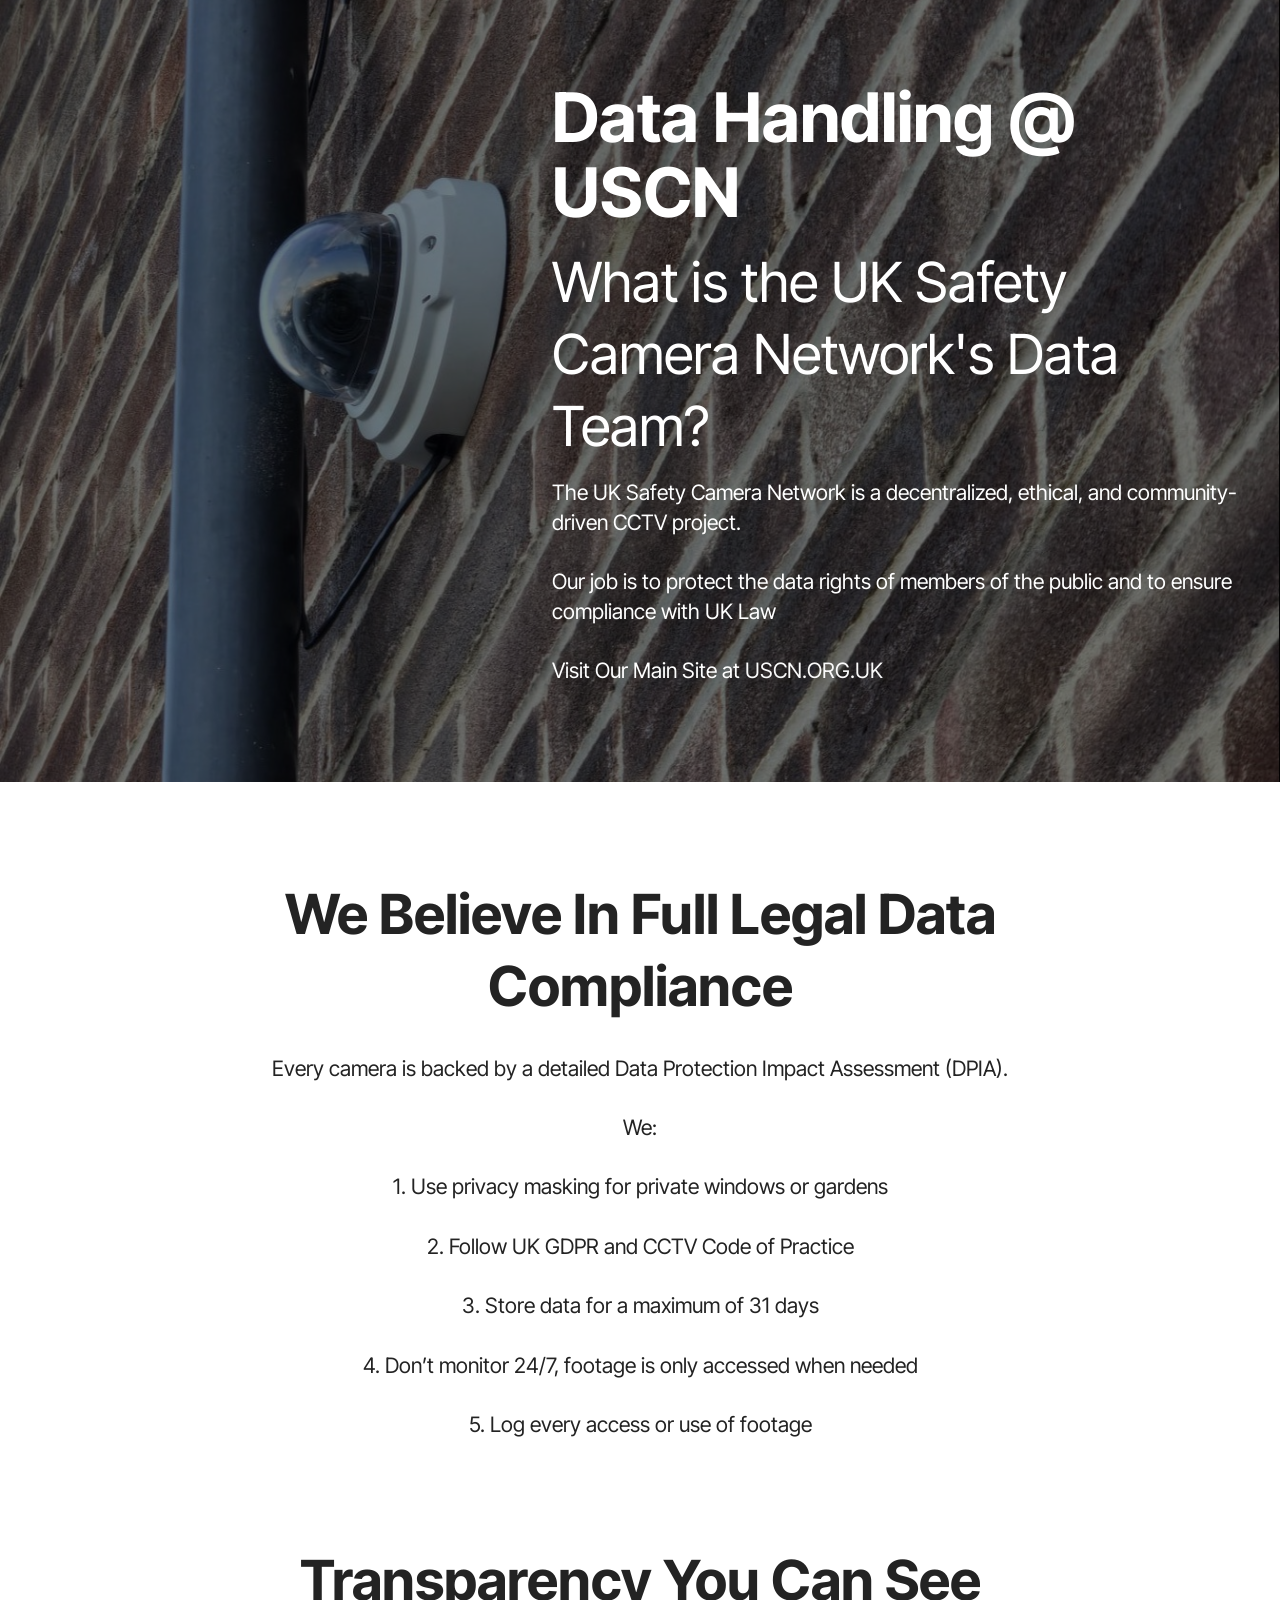
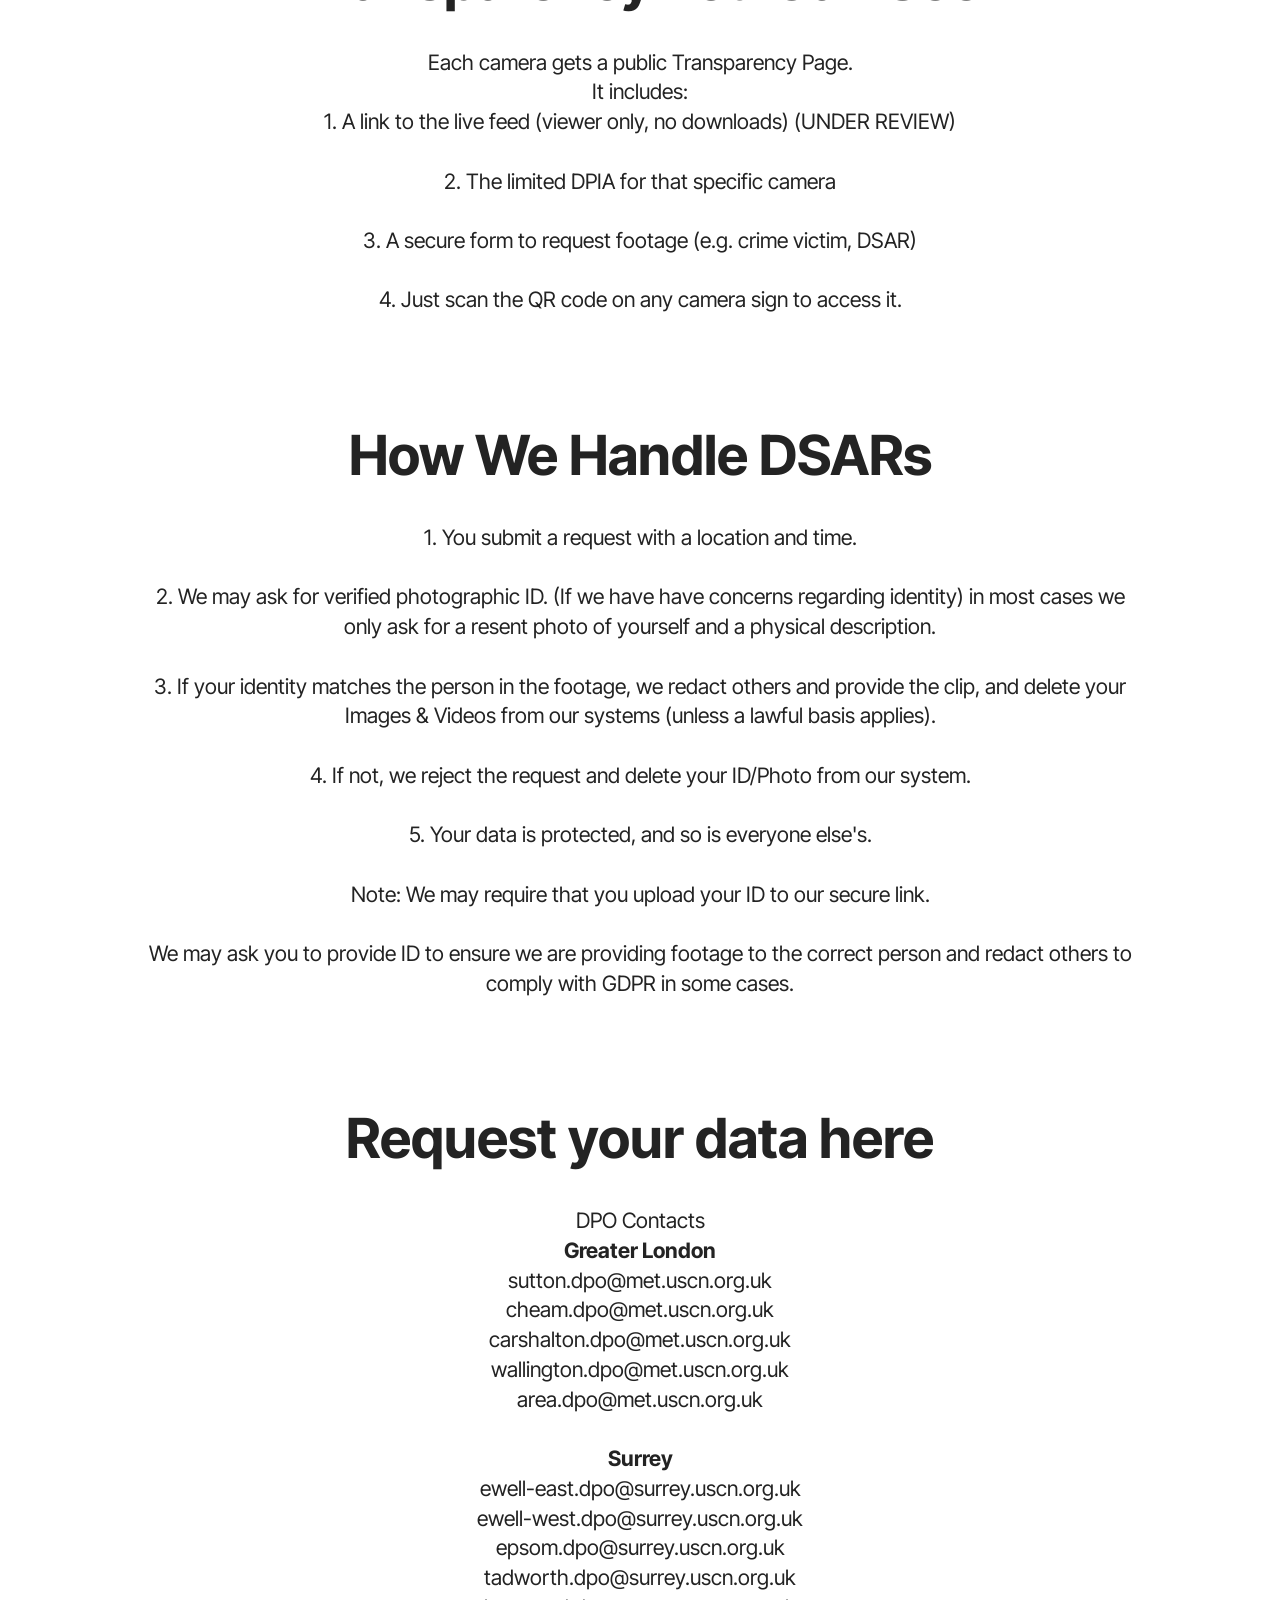
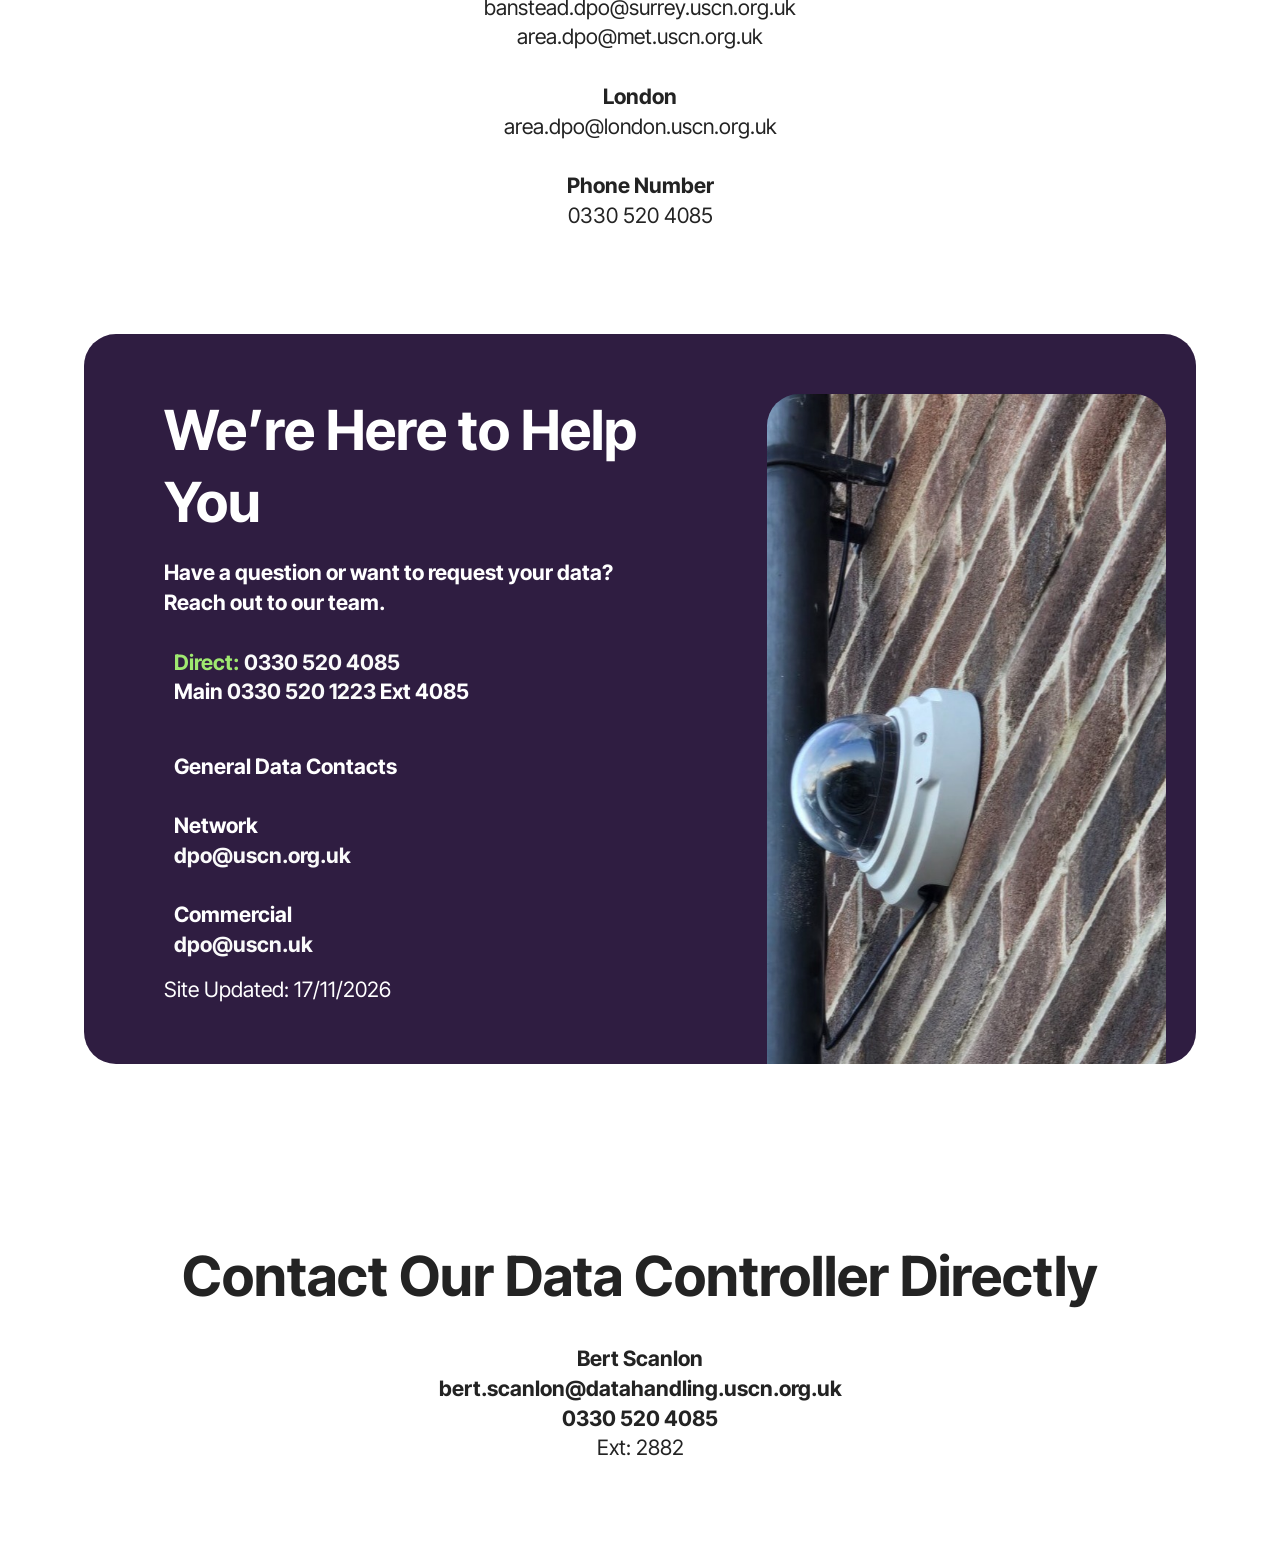
<file: index.html>
<!DOCTYPE html>
<html  >
<head>
  
  <meta charset="UTF-8">
  <meta http-equiv="X-UA-Compatible" content="IE=edge">
  
  <meta name="viewport" content="width=device-width, initial-scale=1, minimum-scale=1">
  <link rel="shortcut icon" href="assets/images/20261013-170105-2000x1500-128x143.png" type="image/x-icon">
  <meta name="description" content="">
  
  
  <title>Home</title>
  <link rel="stylesheet" href="assets/web/assets/mobirise-icons2/mobirise2.css">
  <link rel="stylesheet" href="assets/bootstrap/css/bootstrap.min.css">
  <link rel="stylesheet" href="assets/popup-overlay-plugin/style.css">
  <link rel="stylesheet" href="assets/theme/css/style.css">
  <link rel="preload" href="https://fonts.googleapis.com/css?family=Inter+Tight:100,200,300,400,500,600,700,800,900,100i,200i,300i,400i,500i,600i,700i,800i,900i&display=swap" as="style" onload="this.onload=null;this.rel='stylesheet'">
  <noscript><link rel="stylesheet" href="https://fonts.googleapis.com/css?family=Inter+Tight:100,200,300,400,500,600,700,800,900,100i,200i,300i,400i,500i,600i,700i,800i,900i&display=swap"></noscript>
  <link rel="preload" as="style" href="assets/mobirise/css/mbr-additional.css?v=R2tvYW"><link rel="stylesheet" href="assets/mobirise/css/mbr-additional.css?v=R2tvYW" type="text/css">

  
  
  
</head>
<body>
  
  <section data-bs-version="5.1" class="header5 cid-vyqYq5rILu" id="header5-0">

    

    
    <div class="mbr-overlay" style="opacity: 0.5; background-color: rgb(0, 0, 0);"></div>

    <div class="container">
        <div class="row justify-content-end">
            <div class="col-12 col-lg-7">
                <h4 class="mbr-section-title mbr-fonts-style mbr-white mb-3 display-1"><strong>Data Handling @ USCN</strong><div><div><strong></strong></div></div></h4>
                <h2 class="mbr-section-subtitle mbr-fonts-style mbr-white mb-3 display-2">What is the UK Safety Camera Network's Data Team?</h2>
                <p class="mbr-text mbr-fonts-style mbr-white display-7">The UK Safety Camera Network is a decentralized, ethical, and community-driven CCTV project.
<br>
<br>Our job is to protect the data rights of members of the public and to ensure compliance with UK Law
<br>
<br>Visit Our Main Site at <a href="https://uscn.org.uk" class="text-white">USCN.ORG.UK</a></p>
                
            </div>
        </div>
    </div>
</section>

<section data-bs-version="5.1" class="article11 cid-vyqZyBUYtU" id="article11-2">
    

    
    
    <div class="container">
        <div class="row justify-content-center">
            <div class="title col-md-12 col-lg-10">
                <h3 class="mbr-section-title mbr-fonts-style align-center mt-0 mb-0 display-2"><strong>We Believe In Full Legal Data Compliance</strong></h3>
                <h4 class="mbr-section-subtitle align-center mbr-fonts-style mt-4 display-7">Every camera is backed by a detailed Data Protection Impact Assessment (DPIA).<br><br>
<div>We:</div><br><div>
</div><div>1. Use privacy masking for private windows or gardens</div><br><div>
</div><div>2. Follow UK GDPR and CCTV Code of Practice</div><br><div>
</div><div>3. Store data for a maximum of 31 days</div><br><div>
</div><div>4. Don’t monitor 24/7, footage is only accessed when needed</div><br><div>
</div><div>5. Log every access or use of footage</div><div>
</div><div>
</div><div>
</div><div>
</div><div>
</div></h4>
                
            </div>
        </div>
    </div>
</section>

<section data-bs-version="5.1" class="article11 cid-vyqZSjh0p2" id="article11-3">
    

    
    
    <div class="container">
        <div class="row justify-content-center">
            <div class="title col-md-12 col-lg-10">
                <h3 class="mbr-section-title mbr-fonts-style align-center mt-0 mb-0 display-2"><strong>Transparency You Can See</strong></h3>
                <h4 class="mbr-section-subtitle align-center mbr-fonts-style mt-4 display-7">Each camera gets a public Transparency Page.
<div>
</div><div>
</div><div>
</div><div>
</div><div>
</div><div>It includes:
</div><div>1. A link to the live feed (viewer only, no downloads) (UNDER REVIEW)</div><div><br></div><div>2. The limited DPIA for that specific camera</div><div><br></div><div>
</div><div>3. A secure form to request footage (e.g. crime victim, DSAR)</div><br><div>
</div><div>4. Just scan the QR code on any camera sign to access it.</div><div>
</div><div>
</div><div>
</div><div>
</div></h4>
                
            </div>
        </div>
    </div>
</section>

<section data-bs-version="5.1" class="article11 cid-vyr0tJxSTa" id="article11-4">
    

    
    
    <div class="container">
        <div class="row justify-content-center">
            <div class="title col-md-12 col-lg-10">
                <h3 class="mbr-section-title mbr-fonts-style align-center mt-0 mb-0 display-2"><strong>How We Handle DSARs</strong></h3>
                <h4 class="mbr-section-subtitle align-center mbr-fonts-style mt-4 display-7">1. You submit a request with a location and time.
<div>
</div><div>
</div><div>
</div><div>
</div><div>
</div><div><br></div><div>2. We may ask for verified photographic ID. (If we have have concerns regarding identity) in most cases we only ask for a resent photo of yourself and a physical description.</div><br><div>
</div><div>3. If your identity matches the person in the footage, we redact others and provide the clip, and delete your Images &amp; Videos from our systems (unless a lawful basis applies).</div><br><div> 
</div><div>4. If not, we reject the request and delete your ID/Photo from our system.</div><br><div>
</div><div>5. Your data is protected, and so is everyone else's.</div><br><div>
</div><div>Note: We may require that you upload your ID to our secure link.</div><br><div>We may ask you to provide ID to ensure we are providing footage to the correct person and redact others to comply with GDPR in some cases.</div><div>
</div><div>
</div><div>
</div><div>
</div></h4>
                
            </div>
        </div>
    </div>
</section>

<section data-bs-version="5.1" class="article11 cid-vBg4ewbvbg" id="article11-8">
    

    
    
    <div class="container">
        <div class="row justify-content-center">
            <div class="title col-md-12 col-lg-10">
                <h3 class="mbr-section-title mbr-fonts-style align-center mt-0 mb-0 display-2"><strong>Request your data here</strong></h3>
                <h4 class="mbr-section-subtitle align-center mbr-fonts-style mt-4 display-7">DPO Contacts<br><strong>Greater London</strong><br><a href="mailto:sutton.dpo@met.uscn.org.uk" class="text-black">sutton.dpo@met.uscn.org.uk</a><br><a href="mailto:cheam.dpo@met.uscn.org.uk" class="text-black">cheam.dpo@met.uscn.org.uk</a><br><a href="mailto:carshalton.dpo@met.uscn.org.uk" class="text-black">carshalton.dpo@met.uscn.org.uk</a><br><a href="mailto:wallington.dpo@met.uscn.org.uk" class="text-black">wallington.dpo@met.uscn.org.uk</a><br><a href="mailto:area.dpo@met.uscn.org.uk" class="text-black">area.dpo@met.uscn.org.uk</a><br><br><strong>Surrey</strong><br><a href="mailto:ewell-east.dpo@surrey.uscn.org.uk" class="text-black">ewell-east.dpo@surrey.uscn.org.uk</a><br><a href="mailto:ewell-west.dpo@surrey.uscn.org.uk" class="text-black">ewell-west.dpo@surrey.uscn.org.uk</a><br><a href="mailto:epsom.dpo@surrey.uscn.org.uk" class="text-black">epsom.dpo@surrey.uscn.org.uk</a><br><a href="mailto:tadworth.dpo@surrey.uscn.org.uk" class="text-black">tadworth.dpo@surrey.uscn.org.uk</a><br><a href="mailto:banstead.dpo@surrey.uscn.org.uk" class="text-black">banstead.dpo@surrey.uscn.org.uk</a><br><a href="mailto:area.dpo@met.uscn.org.uk" class="text-black">area.dpo@met.uscn.org.uk</a><br><br><strong>London<br></strong><a href="mailto:area.dpo@london.uscn.org.uk" class="text-black">area.dpo@london.uscn.org.uk</a><br><br><strong>Phone Number<br></strong><a href="tel:+443305204085" class="text-black">0330 520 4085</a><div>
</div><div>
</div><div>
</div><div>
</div></h4>
                
            </div>
        </div>
    </div>
</section>

<section data-bs-version="5.1" class="contacts01 fantasym5 cid-vyr4lik0B9" id="contacts01-5">
    

    
    

    <div class="container">
        <div class="row justify-content-center">
            <div class="col-12 col-lg-11">
                <div class="card-wrapper">
                    <div class="row justify-content-between">
                        <div class="col-12 col-lg-7">
                            <div class="title-wrapper">
                                <h2 class="mbr-section-title mbr-fonts-style display-2">
                                    <strong>We’re Here to Help You</strong></h2>
                                <div class="text-wrapper">
                                    <p class="mbr-text mbr-fonts-style display-4">
                                        <strong>Have a question or want to request your data? Reach out to our
                                            team</strong><strong>.</strong>
                                    </p>
                                </div>
                            </div>
                            <div class="items-wrapper">
                                <div class="item-wrap">
                                    <div class="address-wrap">
                                        
                                        <a href="#">
                                            </a><p class="item-title card-wrap mbr-fonts-style display-4"><a href="#"><strong>Direct:</strong></a><strong><a href="tel:+443305204085" class="text-white"> <b>0330 520 4085</b></a></strong><br><strong>Main <a href="tel:+443305201223" class="text-white"><b>0330 520 1223</b></a> Ext 4085</strong><strong><br></strong></p>
                                        
                                    </div>
                                </div>
                                <div class="item-wrap">
                                    <div class="address-wrap">
                                        
                                        <a href="#">
                                            </a><p class="item-title card-wrap mbr-fonts-style display-4"><strong><br>General Data Contacts</strong><strong><br></strong><br><strong>Network&nbsp;</strong><br><a href="#"><strong></strong></a><strong><a href="mailto:dpo@uscn.org.uk" class="text-white"><b>dpo@uscn.org.uk</b></a><br></strong><br><strong>Commercial&nbsp;</strong><br><a href="mailto:dpo@uscn.uk" class="text-white"><strong>dpo@uscn.uk</strong></a></p>
                                        
                                    </div>
                                </div>
                                <div class="item-wrap">
                                    <div class="address-wrap">
                                        
                                        <a href="#">
                                            <p class="item-title card-wrap mbr-fonts-style display-4">Site Updated: 17/11/2026</p>
                                        </a>
                                    </div>
                                </div>
                            </div>
                        </div>
                        <div class="col-12 col-lg-5">
                            <div class="image-wrapper">
                                <img src="assets/images/20261013-170107-2000x1500.webp" alt="Axis USCN CCTV Dome Image">
                            </div>
                        </div>
                    </div>
                </div>
            </div>
        </div>
    </div>
</section>

<section data-bs-version="5.1" class="article11 cid-vBggUPMy3s" id="article11-9">
    

    
    
    <div class="container">
        <div class="row justify-content-center">
            <div class="title col-md-12 col-lg-10">
                <h3 class="mbr-section-title mbr-fonts-style align-center mt-0 mb-0 display-2">
                <strong>Contact Our Data Controller Directly</strong></h3>
                <h4 class="mbr-section-subtitle align-center mbr-fonts-style mt-4 display-7"><strong>
                Bert Scanlon<br><a href="mailto:bert.scanlon@datahandling.uscn.org.uk?subject=Member%20Of%20Public%20-%20" class="text-black"><b>bert.scanlon@datahandling.uscn.org.uk</b></a><br><b><a href="tel:+443305204085" class="text-black"><b>0330 520 4085</b></a><br></b></strong>Ext: 2882</h4>
                
            </div>
        </div>
    </div>
</section>


<script src="assets/bootstrap/js/bootstrap.bundle.min.js"></script>
  <script src="assets/smoothscroll/smooth-scroll.js"></script>
  <script src="assets/ytplayer/index.js"></script>
  <script src="assets/theme/js/script.js"></script>
  
  
  
</body>
</html>
</file>
<file: assets/web/assets/mobirise-icons2/mobirise2.css>
@font-face {
  font-family: 'Moririse2';
  font-display: swap;
  src:  url('mobirise2.eot?f2bix4');
  src:  url('mobirise2.eot?f2bix4#iefix') format('embedded-opentype'),
    url('mobirise2.woff2?f2bix4') format('woff2'),
    url('mobirise2.woff?f2bix4') format('woff'),
    url('mobirise2.ttf?f2bix4') format('truetype'),
    url('mobirise2.svg?f2bix4#mobirise2') format('svg');
  font-weight: normal;
  font-style: normal;
}

[class^="mobi-"], [class*=" mobi-"] {
  /* use !important to prevent issues with browser extensions that change fonts */
  font-family: 'Moririse2' !important;
  speak: none;
  font-style: normal;
  font-weight: normal;
  font-variant: normal;
  text-transform: none;
  line-height: 1;

  /* Better Font Rendering =========== */
  -webkit-font-smoothing: antialiased;
  -moz-osx-font-smoothing: grayscale;
}

.mobi-mbri-add-submenu:before {
  content: "\e900";
}
.mobi-mbri-alert:before {
  content: "\e901";
}
.mobi-mbri-align-center:before {
  content: "\e902";
}
.mobi-mbri-align-justify:before {
  content: "\e903";
}
.mobi-mbri-align-left:before {
  content: "\e904";
}
.mobi-mbri-align-right:before {
  content: "\e905";
}
.mobi-mbri-android:before {
  content: "\e906";
}
.mobi-mbri-apple:before {
  content: "\e907";
}
.mobi-mbri-arrow-down:before {
  content: "\e908";
}
.mobi-mbri-arrow-next:before {
  content: "\e909";
}
.mobi-mbri-arrow-prev:before {
  content: "\e90a";
}
.mobi-mbri-arrow-up:before {
  content: "\e90b";
}
.mobi-mbri-bold:before {
  content: "\e90c";
}
.mobi-mbri-bookmark:before {
  content: "\e90d";
}
.mobi-mbri-bootstrap:before {
  content: "\e90e";
}
.mobi-mbri-briefcase:before {
  content: "\e90f";
}
.mobi-mbri-browse:before {
  content: "\e910";
}
.mobi-mbri-bulleted-list:before {
  content: "\e911";
}
.mobi-mbri-calendar:before {
  content: "\e912";
}
.mobi-mbri-camera:before {
  content: "\e913";
}
.mobi-mbri-cart-add:before {
  content: "\e914";
}
.mobi-mbri-cart-full:before {
  content: "\e915";
}
.mobi-mbri-cash:before {
  content: "\e916";
}
.mobi-mbri-change-style:before {
  content: "\e917";
}
.mobi-mbri-chat:before {
  content: "\e918";
}
.mobi-mbri-clock:before {
  content: "\e919";
}
.mobi-mbri-close:before {
  content: "\e91a";
}
.mobi-mbri-cloud:before {
  content: "\e91b";
}
.mobi-mbri-code:before {
  content: "\e91c";
}
.mobi-mbri-contact-form:before {
  content: "\e91d";
}
.mobi-mbri-credit-card:before {
  content: "\e91e";
}
.mobi-mbri-cursor-click:before {
  content: "\e91f";
}
.mobi-mbri-cust-feedback:before {
  content: "\e920";
}
.mobi-mbri-database:before {
  content: "\e921";
}
.mobi-mbri-delivery:before {
  content: "\e922";
}
.mobi-mbri-desktop:before {
  content: "\e923";
}
.mobi-mbri-devices:before {
  content: "\e924";
}
.mobi-mbri-down:before {
  content: "\e925";
}
.mobi-mbri-download-2:before {
  content: "\e926";
}
.mobi-mbri-download:before {
  content: "\e927";
}
.mobi-mbri-drag-n-drop-2:before {
  content: "\e928";
}
.mobi-mbri-drag-n-drop:before {
  content: "\e929";
}
.mobi-mbri-edit-2:before {
  content: "\e92a";
}
.mobi-mbri-edit:before {
  content: "\e92b";
}
.mobi-mbri-error:before {
  content: "\e92c";
}
.mobi-mbri-extension:before {
  content: "\e92d";
}
.mobi-mbri-features:before {
  content: "\e92e";
}
.mobi-mbri-file:before {
  content: "\e92f";
}
.mobi-mbri-flag:before {
  content: "\e930";
}
.mobi-mbri-folder:before {
  content: "\e931";
}
.mobi-mbri-gift:before {
  content: "\e932";
}
.mobi-mbri-github:before {
  content: "\e933";
}
.mobi-mbri-globe-2:before {
  content: "\e934";
}
.mobi-mbri-globe:before {
  content: "\e935";
}
.mobi-mbri-growing-chart:before {
  content: "\e936";
}
.mobi-mbri-hearth:before {
  content: "\e937";
}
.mobi-mbri-help:before {
  content: "\e938";
}
.mobi-mbri-home:before {
  content: "\e939";
}
.mobi-mbri-hot-cup:before {
  content: "\e93a";
}
.mobi-mbri-idea:before {
  content: "\e93b";
}
.mobi-mbri-image-gallery:before {
  content: "\e93c";
}
.mobi-mbri-image-slider:before {
  content: "\e93d";
}
.mobi-mbri-info:before {
  content: "\e93e";
}
.mobi-mbri-italic:before {
  content: "\e93f";
}
.mobi-mbri-key:before {
  content: "\e940";
}
.mobi-mbri-laptop:before {
  content: "\e941";
}
.mobi-mbri-layers:before {
  content: "\e942";
}
.mobi-mbri-left-right:before {
  content: "\e943";
}
.mobi-mbri-left:before {
  content: "\e944";
}
.mobi-mbri-letter:before {
  content: "\e945";
}
.mobi-mbri-like:before {
  content: "\e946";
}
.mobi-mbri-link:before {
  content: "\e947";
}
.mobi-mbri-lock:before {
  content: "\e948";
}
.mobi-mbri-login:before {
  content: "\e949";
}
.mobi-mbri-logout:before {
  content: "\e94a";
}
.mobi-mbri-magic-stick:before {
  content: "\e94b";
}
.mobi-mbri-map-pin:before {
  content: "\e94c";
}
.mobi-mbri-menu:before {
  content: "\e94d";
}
.mobi-mbri-mobile-2:before {
  content: "\e94e";
}
.mobi-mbri-mobile-horizontal:before {
  content: "\e94f";
}
.mobi-mbri-mobile:before {
  content: "\e950";
}
.mobi-mbri-mobirise:before {
  content: "\e951";
}
.mobi-mbri-more-horizontal:before {
  content: "\e952";
}
.mobi-mbri-more-vertical:before {
  content: "\e953";
}
.mobi-mbri-music:before {
  content: "\e954";
}
.mobi-mbri-new-file:before {
  content: "\e955";
}
.mobi-mbri-numbered-list:before {
  content: "\e956";
}
.mobi-mbri-opened-folder:before {
  content: "\e957";
}
.mobi-mbri-pages:before {
  content: "\e958";
}
.mobi-mbri-paper-plane:before {
  content: "\e959";
}
.mobi-mbri-paperclip:before {
  content: "\e95a";
}
.mobi-mbri-phone:before {
  content: "\e95b";
}
.mobi-mbri-photo:before {
  content: "\e95c";
}
.mobi-mbri-photos:before {
  content: "\e95d";
}
.mobi-mbri-pin:before {
  content: "\e95e";
}
.mobi-mbri-play:before {
  content: "\e95f";
}
.mobi-mbri-plus:before {
  content: "\e960";
}
.mobi-mbri-preview:before {
  content: "\e961";
}
.mobi-mbri-print:before {
  content: "\e962";
}
.mobi-mbri-protect:before {
  content: "\e963";
}
.mobi-mbri-question:before {
  content: "\e964";
}
.mobi-mbri-quote-left:before {
  content: "\e965";
}
.mobi-mbri-quote-right:before {
  content: "\e966";
}
.mobi-mbri-redo:before {
  content: "\e967";
}
.mobi-mbri-refresh:before {
  content: "\e968";
}
.mobi-mbri-responsive-2:before {
  content: "\e969";
}
.mobi-mbri-responsive:before {
  content: "\e96a";
}
.mobi-mbri-right:before {
  content: "\e96b";
}
.mobi-mbri-rocket:before {
  content: "\e96c";
}
.mobi-mbri-sad-face:before {
  content: "\e96d";
}
.mobi-mbri-sale:before {
  content: "\e96e";
}
.mobi-mbri-save:before {
  content: "\e96f";
}
.mobi-mbri-search:before {
  content: "\e970";
}
.mobi-mbri-setting-2:before {
  content: "\e971";
}
.mobi-mbri-setting-3:before {
  content: "\e972";
}
.mobi-mbri-setting:before {
  content: "\e973";
}
.mobi-mbri-share:before {
  content: "\e974";
}
.mobi-mbri-shopping-bag:before {
  content: "\e975";
}
.mobi-mbri-shopping-basket:before {
  content: "\e976";
}
.mobi-mbri-shopping-cart:before {
  content: "\e977";
}
.mobi-mbri-sites:before {
  content: "\e978";
}
.mobi-mbri-smile-face:before {
  content: "\e979";
}
.mobi-mbri-speed:before {
  content: "\e97a";
}
.mobi-mbri-star:before {
  content: "\e97b";
}
.mobi-mbri-success:before {
  content: "\e97c";
}
.mobi-mbri-sun:before {
  content: "\e97d";
}
.mobi-mbri-sun2:before {
  content: "\e97e";
}
.mobi-mbri-tablet-vertical:before {
  content: "\e97f";
}
.mobi-mbri-tablet:before {
  content: "\e980";
}
.mobi-mbri-target:before {
  content: "\e981";
}
.mobi-mbri-timer:before {
  content: "\e982";
}
.mobi-mbri-to-ftp:before {
  content: "\e983";
}
.mobi-mbri-to-local-drive:before {
  content: "\e984";
}
.mobi-mbri-touch-swipe:before {
  content: "\e985";
}
.mobi-mbri-touch:before {
  content: "\e986";
}
.mobi-mbri-trash:before {
  content: "\e987";
}
.mobi-mbri-underline:before {
  content: "\e988";
}
.mobi-mbri-undo:before {
  content: "\e989";
}
.mobi-mbri-unlink:before {
  content: "\e98a";
}
.mobi-mbri-unlock:before {
  content: "\e98b";
}
.mobi-mbri-up-down:before {
  content: "\e98c";
}
.mobi-mbri-up:before {
  content: "\e98d";
}
.mobi-mbri-update:before {
  content: "\e98e";
}
.mobi-mbri-upload-2:before {
  content: "\e98f";
}
.mobi-mbri-upload:before {
  content: "\e990";
}
.mobi-mbri-user-2:before {
  content: "\e991";
}
.mobi-mbri-user:before {
  content: "\e992";
}
.mobi-mbri-users:before {
  content: "\e993";
}
.mobi-mbri-video-play:before {
  content: "\e994";
}
.mobi-mbri-video:before {
  content: "\e995";
}
.mobi-mbri-watch:before {
  content: "\e996";
}
.mobi-mbri-website-theme-2:before {
  content: "\e997";
}
.mobi-mbri-website-theme:before {
  content: "\e998";
}
.mobi-mbri-wifi:before {
  content: "\e999";
}
.mobi-mbri-windows:before {
  content: "\e99a";
}
.mobi-mbri-zoom-in:before {
  content: "\e99b";
}
.mobi-mbri-zoom-out:before {
  content: "\e99c";
}
</file>
<file: assets/popup-overlay-plugin/style.css>
html.is-builder .modal-backdrop.show {
    display: none !important;
}
</file>
<file: assets/theme/css/style.css>
@charset "UTF-8";
section {
  background-color: #ffffff;
}

body {
  font-style: normal;
  line-height: 1.5;
  font-weight: 400;
  color: #232323;
  position: relative;
}

button {
  background-color: transparent;
  border-color: transparent;
}

.embla__button,
.carousel-control {
  background-color: #edefea !important;
  opacity: 0.8 !important;
  color: #464845 !important;
  border-color: #edefea !important;
}

.carousel .close,
.modalWindow .close {
  background-color: #edefea !important;
  color: #464845 !important;
  border-color: #edefea !important;
  opacity: 0.8 !important;
}

.carousel .close:hover,
.modalWindow .close:hover {
  opacity: 1 !important;
}

.carousel-indicators li {
  background-color: #edefea !important;
  border: 2px solid #464845 !important;
}

.carousel-indicators li:hover,
.carousel-indicators li:active {
  opacity: 0.8 !important;
}

.embla__button:hover,
.carousel-control:hover {
  background-color: #edefea !important;
  opacity: 1 !important;
}

.modalWindow-video-container {
  height: 80%;
}

section,
.container,
.container-fluid {
  position: relative;
  word-wrap: break-word;
}

a.mbr-iconfont:hover {
  text-decoration: none;
}

.article .lead p,
.article .lead ul,
.article .lead ol,
.article .lead pre,
.article .lead blockquote {
  margin-bottom: 0;
}

a {
  font-style: normal;
  font-weight: 400;
  cursor: pointer;
}
a, a:hover {
  text-decoration: none;
}

.mbr-section-title {
  font-style: normal;
  line-height: 1.3;
}

.mbr-section-subtitle {
  line-height: 1.3;
}

.mbr-text {
  font-style: normal;
  line-height: 1.7;
}

h1,
h2,
h3,
h4,
h5,
h6,
.display-1,
.display-2,
.display-4,
.display-5,
.display-7,
span,
p,
a {
  line-height: 1;
  word-break: break-word;
  word-wrap: break-word;
  font-weight: 400;
}

b,
strong {
  font-weight: bold;
}

input:-webkit-autofill, input:-webkit-autofill:hover, input:-webkit-autofill:focus, input:-webkit-autofill:active {
  transition-delay: 9999s;
  -webkit-transition-property: background-color, color;
  transition-property: background-color, color;
}

textarea[type=hidden] {
  display: none;
}

section {
  background-position: 50% 50%;
  background-repeat: no-repeat;
  background-size: cover;
}
section .mbr-background-video,
section .mbr-background-video-preview {
  position: absolute;
  bottom: 0;
  left: 0;
  right: 0;
  top: 0;
}

.hidden {
  visibility: hidden;
}

.mbr-z-index20 {
  z-index: 20;
}

/*! Base colors */
.mbr-white {
  color: #ffffff;
}

.mbr-black {
  color: #111111;
}

.mbr-bg-white {
  background-color: #ffffff;
}

.mbr-bg-black {
  background-color: #000000;
}

/*! Text-aligns */
.align-left {
  text-align: left;
}

.align-center {
  text-align: center;
}

.align-right {
  text-align: right;
}

/*! Font-weight  */
.mbr-light {
  font-weight: 300;
}

.mbr-regular {
  font-weight: 400;
}

.mbr-semibold {
  font-weight: 500;
}

.mbr-bold {
  font-weight: 700;
}

/*! Media  */
.media-content {
  flex-basis: 100%;
}

.media-container-row {
  display: flex;
  flex-direction: row;
  flex-wrap: wrap;
  justify-content: center;
  align-content: center;
  align-items: start;
}
.media-container-row .media-size-item {
  width: 400px;
}

.media-container-column {
  display: flex;
  flex-direction: column;
  flex-wrap: wrap;
  justify-content: center;
  align-content: center;
  align-items: stretch;
}
.media-container-column > * {
  width: 100%;
}

@media (min-width: 992px) {
  .media-container-row {
    flex-wrap: nowrap;
  }
}
figure {
  margin-bottom: 0;
  overflow: hidden;
}

figure[mbr-media-size] {
  transition: width 0.1s;
}

img,
iframe {
  display: block;
  width: 100%;
}

.card {
  background-color: transparent;
  border: none;
}

.card-box {
  width: 100%;
}

.card-img {
  text-align: center;
  flex-shrink: 0;
  -webkit-flex-shrink: 0;
}

.media {
  max-width: 100%;
  margin: 0 auto;
}

.mbr-figure {
  align-self: center;
}

.media-container > div {
  max-width: 100%;
}

.mbr-figure img,
.card-img img {
  width: 100%;
}

@media (max-width: 991px) {
  .media-size-item {
    width: auto !important;
  }
  .media {
    width: auto;
  }
  .mbr-figure {
    width: 100% !important;
  }
}
/*! Buttons */
.mbr-section-btn {
  margin-left: -0.6rem;
  margin-right: -0.6rem;
  font-size: 0;
}

.btn {
  font-weight: 600;
  border-width: 1px;
  font-style: normal;
  margin: 0.6rem 0.6rem;
  white-space: normal;
  transition: all 0.2s ease-in-out;
  display: inline-flex;
  align-items: center;
  justify-content: center;
  word-break: break-word;
}

.btn-sm {
  font-weight: 600;
  letter-spacing: 0px;
  transition: all 0.3s ease-in-out;
}

.btn-md {
  font-weight: 600;
  letter-spacing: 0px;
  transition: all 0.3s ease-in-out;
}

.btn-lg {
  font-weight: 600;
  letter-spacing: 0px;
  transition: all 0.3s ease-in-out;
}

.btn-form {
  margin: 0;
}
.btn-form:hover {
  cursor: pointer;
}

nav .mbr-section-btn {
  margin-left: 0rem;
  margin-right: 0rem;
}

/*! Btn icon margin */
.btn .mbr-iconfont,
.btn.btn-sm .mbr-iconfont {
  order: 1;
  cursor: pointer;
  margin-left: 0.5rem;
  vertical-align: sub;
}

.btn.btn-md .mbr-iconfont,
.btn.btn-md .mbr-iconfont {
  margin-left: 0.8rem;
}

.mbr-regular {
  font-weight: 400;
}

.mbr-semibold {
  font-weight: 500;
}

.mbr-bold {
  font-weight: 700;
}

[type=submit] {
  -webkit-appearance: none;
}

/*! Full-screen */
.mbr-fullscreen .mbr-overlay {
  min-height: 100vh;
}

.mbr-fullscreen {
  display: flex;
  display: -moz-flex;
  display: -ms-flex;
  display: -o-flex;
  align-items: center;
  min-height: 100vh;
  padding-top: 3rem;
  padding-bottom: 3rem;
}

/*! Map */
.map {
  height: 25rem;
  position: relative;
}
.map iframe {
  width: 100%;
  height: 100%;
}

/*! Scroll to top arrow */
.mbr-arrow-up {
  bottom: 25px;
  right: 90px;
  position: fixed;
  text-align: right;
  z-index: 5000;
  color: #ffffff;
  font-size: 22px;
}

.mbr-arrow-up a {
  background: rgba(0, 0, 0, 0.2);
  border-radius: 50%;
  color: #fff;
  display: inline-block;
  height: 60px;
  width: 60px;
  border: 2px solid #fff;
  outline-style: none !important;
  position: relative;
  text-decoration: none;
  transition: all 0.3s ease-in-out;
  cursor: pointer;
  text-align: center;
}
.mbr-arrow-up a:hover {
  background-color: rgba(0, 0, 0, 0.4);
}
.mbr-arrow-up a i {
  line-height: 60px;
}

.mbr-arrow-up-icon {
  display: block;
  color: #fff;
}

.mbr-arrow-up-icon::before {
  content: "›";
  display: inline-block;
  font-family: serif;
  font-size: 22px;
  line-height: 1;
  font-style: normal;
  position: relative;
  top: 6px;
  left: -4px;
  transform: rotate(-90deg);
}

/*! Arrow Down */
.mbr-arrow {
  position: absolute;
  bottom: 45px;
  left: 50%;
  width: 60px;
  height: 60px;
  cursor: pointer;
  background-color: rgba(80, 80, 80, 0.5);
  border-radius: 50%;
  transform: translateX(-50%);
}
@media (max-width: 767px) {
  .mbr-arrow {
    display: none;
  }
}
.mbr-arrow > a {
  display: inline-block;
  text-decoration: none;
  outline-style: none;
  animation: arrowdown 1.7s ease-in-out infinite;
  color: #ffffff;
}
.mbr-arrow > a > i {
  position: absolute;
  top: -2px;
  left: 15px;
  font-size: 2rem;
}

#scrollToTop a i::before {
  content: "";
  position: absolute;
  display: block;
  border-bottom: 2.5px solid #fff;
  border-left: 2.5px solid #fff;
  width: 27.8%;
  height: 27.8%;
  left: 50%;
  top: 51%;
  transform: translateY(-30%) translateX(-50%) rotate(135deg);
}

@keyframes arrowdown {
  0% {
    transform: translateY(0px);
  }
  50% {
    transform: translateY(-5px);
  }
  100% {
    transform: translateY(0px);
  }
}
@media (max-width: 500px) {
  .mbr-arrow-up {
    left: 0;
    right: 0;
    text-align: center;
  }
}
/*Gradients animation*/
@keyframes gradient-animation {
  from {
    background-position: 0% 100%;
    animation-timing-function: ease-in-out;
  }
  to {
    background-position: 100% 0%;
    animation-timing-function: ease-in-out;
  }
}
.bg-gradient {
  background-size: 200% 200%;
  animation: gradient-animation 5s infinite alternate;
  -webkit-animation: gradient-animation 5s infinite alternate;
}

.menu .navbar-brand {
  display: -webkit-flex;
}
.menu .navbar-brand span {
  display: flex;
  display: -webkit-flex;
}
.menu .navbar-brand .navbar-caption-wrap {
  display: -webkit-flex;
}
.menu .navbar-brand .navbar-logo img {
  display: -webkit-flex;
  width: auto;
}
@media (min-width: 768px) and (max-width: 991px) {
  .menu .navbar-toggleable-sm .navbar-nav {
    display: -ms-flexbox;
  }
}
@media (max-width: 991px) {
  .menu .navbar-collapse {
    max-height: 93.5vh;
  }
  .menu .navbar-collapse.show {
    overflow: auto;
  }
}
@media (min-width: 992px) {
  .menu .navbar-nav.nav-dropdown {
    display: -webkit-flex;
  }
  .menu .navbar-toggleable-sm .navbar-collapse {
    display: -webkit-flex !important;
  }
  .menu .collapsed .navbar-collapse {
    max-height: 93.5vh;
  }
  .menu .collapsed .navbar-collapse.show {
    overflow: auto;
  }
}
@media (max-width: 767px) {
  .menu .navbar-collapse {
    max-height: 80vh;
  }
}

.nav-link .mbr-iconfont {
  margin-right: 0.5rem;
}

.navbar {
  display: -webkit-flex;
  -webkit-flex-wrap: wrap;
  -webkit-align-items: center;
  -webkit-justify-content: space-between;
}

.navbar-collapse {
  -webkit-flex-basis: 100%;
  -webkit-flex-grow: 1;
  -webkit-align-items: center;
}

.nav-dropdown .link {
  padding: 0.667em 1.667em !important;
  margin: 0 !important;
}

.nav {
  display: -webkit-flex;
  -webkit-flex-wrap: wrap;
}

.row {
  display: -webkit-flex;
  -webkit-flex-wrap: wrap;
}

.justify-content-center {
  -webkit-justify-content: center;
}

.form-inline {
  display: -webkit-flex;
}

.card-wrapper {
  -webkit-flex: 1;
}

.carousel-control {
  z-index: 10;
  display: -webkit-flex;
}

.carousel-controls {
  display: -webkit-flex;
}

.media {
  display: -webkit-flex;
}

.form-group:focus {
  outline: none;
}

.jq-selectbox__select {
  padding: 7px 0;
  position: relative;
}

.jq-selectbox__dropdown {
  overflow: hidden;
  border-radius: 10px;
  position: absolute;
  top: 100%;
  left: 0 !important;
  width: 100% !important;
}

.jq-selectbox__trigger-arrow {
  right: 0;
  transform: translateY(-50%);
}

.jq-selectbox li {
  padding: 1.07em 0.5em;
}

input[type=range] {
  padding-left: 0 !important;
  padding-right: 0 !important;
}

.modal-dialog,
.modal-content {
  height: 100%;
}

.modal-dialog .carousel-inner {
  height: calc(100vh - 1.75rem);
}
@media (max-width: 575px) {
  .modal-dialog .carousel-inner {
    height: calc(100vh - 1rem);
  }
}

.carousel-item {
  text-align: center;
}

.carousel-item img {
  margin: auto;
}

.navbar-toggler {
  align-self: flex-start;
  padding: 0.25rem 0.75rem;
  font-size: 1.25rem;
  line-height: 1;
  background: transparent;
  border: 1px solid transparent;
  border-radius: 0.25rem;
}

.navbar-toggler:focus,
.navbar-toggler:hover {
  text-decoration: none;
  box-shadow: none;
}

.navbar-toggler-icon {
  display: inline-block;
  width: 1.5em;
  height: 1.5em;
  vertical-align: middle;
  content: "";
  background: no-repeat center center;
  background-size: 100% 100%;
}

.navbar-toggler-left {
  position: absolute;
  left: 1rem;
}

.navbar-toggler-right {
  position: absolute;
  right: 1rem;
}

.card-img {
  width: auto;
}

.menu .navbar.collapsed:not(.beta-menu) {
  flex-direction: column;
}

.carousel-item.active,
.carousel-item-next,
.carousel-item-prev {
  display: flex;
}

.note-air-layout .dropup .dropdown-menu,
.note-air-layout .navbar-fixed-bottom .dropdown .dropdown-menu {
  bottom: initial !important;
}

html,
body {
  height: auto;
  min-height: 100vh;
}

.dropup .dropdown-toggle::after {
  display: none;
}

.form-asterisk {
  font-family: initial;
  position: absolute;
  top: -2px;
  font-weight: normal;
}

.form-control-label {
  position: relative;
  cursor: pointer;
  margin-bottom: 0.357em;
  padding: 0;
}

.alert {
  color: #ffffff;
  border-radius: 0;
  border: 0;
  font-size: 1.1rem;
  line-height: 1.5;
  margin-bottom: 1.875rem;
  padding: 1.25rem;
  position: relative;
  text-align: center;
}
.alert.alert-form::after {
  background-color: inherit;
  bottom: -7px;
  content: "";
  display: block;
  height: 14px;
  left: 50%;
  margin-left: -7px;
  position: absolute;
  transform: rotate(45deg);
  width: 14px;
}

.form-control {
  background-color: #ffffff;
  background-clip: border-box;
  color: #232323;
  line-height: 1rem !important;
  height: auto;
  padding: 1.2rem 2rem;
  transition: border-color 0.25s ease 0s;
  border: 1px solid transparent !important;
  border-radius: 4px;
  box-shadow: rgba(0, 0, 0, 0.07) 0px 1px 1px 0px, rgba(0, 0, 0, 0.07) 0px 1px 3px 0px, rgba(0, 0, 0, 0.03) 0px 0px 0px 1px;
}
.form-active .form-control:invalid {
  border-color: red;
}

.row > * {
  padding-right: 1rem;
  padding-left: 1rem;
}

form .row {
  margin-left: -0.6rem;
  margin-right: -0.6rem;
}
form .row [class*=col] {
  padding-left: 0.6rem;
  padding-right: 0.6rem;
}

form .mbr-section-btn {
  padding-left: 0.6rem;
  padding-right: 0.6rem;
}

form .form-check-input {
  margin-top: 0.5;
}

textarea.form-control {
  line-height: 1.5rem !important;
}

.form-group {
  margin-bottom: 1.2rem;
}

.form-control,
form .btn {
  min-height: 48px;
}

.gdpr-block label span.textGDPR input[name=gdpr] {
  top: 7px;
}

.form-control:focus {
  box-shadow: none;
}

:focus {
  outline: none;
}

.mbr-overlay {
  background-color: #000;
  bottom: 0;
  left: 0;
  opacity: 0.5;
  position: absolute;
  right: 0;
  top: 0;
  z-index: 0;
  pointer-events: none;
}

blockquote {
  font-style: italic;
  padding: 3rem;
  font-size: 1.09rem;
  position: relative;
  border-left: 3px solid;
}

ul,
ol,
pre,
blockquote {
  margin-bottom: 2.3125rem;
}

.mt-4 {
  margin-top: 2rem !important;
}

.mb-4 {
  margin-bottom: 2rem !important;
}

.container,
.container-fluid {
  padding-left: 16px;
  padding-right: 16px;
}

.row {
  margin-left: -16px;
  margin-right: -16px;
}
.row > [class*=col] {
  padding-left: 16px;
  padding-right: 16px;
}

@media (min-width: 992px) {
  .container-fluid {
    padding-left: 32px;
    padding-right: 32px;
  }
}
@media (max-width: 991px) {
  .mbr-container {
    padding-left: 16px;
    padding-right: 16px;
  }
}
.app-video-wrapper > img {
  opacity: 1;
}

.app-video-wrapper {
  background: transparent;
}

.item {
  position: relative;
}

.dropdown-menu .dropdown-menu {
  left: 100%;
}

.dropdown-item + .dropdown-menu {
  display: none;
}

.dropdown-item:hover + .dropdown-menu,
.dropdown-menu:hover {
  display: block;
}

@media (min-aspect-ratio: 16/9) {
  .mbr-video-foreground {
    height: 300% !important;
    top: -100% !important;
  }
}
@media (max-aspect-ratio: 16/9) {
  .mbr-video-foreground {
    width: 300% !important;
    left: -100% !important;
  }
}
</file>
<file: assets/mobirise/css/mbr-additional.css>
.btn {
  border-width: 2px;
}
img,
.card-wrap,
.card-wrapper,
.video-wrapper,
.mbr-figure iframe,
.google-map iframe,
.slide-content,
.plan,
.card,
.item-wrapper,
.item-wrapper .mbr-overlay {
  border-radius: 2rem !important;
}
.video-wrapper {
  overflow: hidden;
}
body {
  font-family: Inter Tight;
}
.display-1 {
  font-family: 'Inter Tight', sans-serif;
  font-size: 5rem;
  line-height: 1;
}
.display-1 > .mbr-iconfont {
  font-size: 6.25rem;
}
.display-2 {
  font-family: 'Inter Tight', sans-serif;
  font-size: 4rem;
  line-height: 1;
}
.display-2 > .mbr-iconfont {
  font-size: 5rem;
}
.display-4 {
  font-family: 'Inter Tight', sans-serif;
  font-size: 1.4rem;
  line-height: 1.5;
}
.display-4 > .mbr-iconfont {
  font-size: 1.75rem;
}
.display-5 {
  font-family: 'Inter Tight', sans-serif;
  font-size: 2rem;
  line-height: 1.5;
}
.display-5 > .mbr-iconfont {
  font-size: 2.5rem;
}
.display-7 {
  font-family: 'Inter Tight', sans-serif;
  font-size: 1.4rem;
  line-height: 1.3;
}
.display-7 > .mbr-iconfont {
  font-size: 1.75rem;
}
/* ---- Fluid typography for mobile devices ---- */
/* 1.4 - font scale ratio ( bootstrap == 1.42857 ) */
/* 100vw - current viewport width */
/* (48 - 20)  48 == 48rem == 768px, 20 == 20rem == 320px(minimal supported viewport) */
/* 0.65 - min scale variable, may vary */
@media (max-width: 992px) {
  .display-1 {
    font-size: 4rem;
  }
}
@media (max-width: 768px) {
  .display-1 {
    font-size: 3.5rem;
    font-size: calc( 2.4rem + (5 - 2.4) * ((100vw - 20rem) / (48 - 20)));
    line-height: calc( 1.1 * (2.4rem + (5 - 2.4) * ((100vw - 20rem) / (48 - 20))));
  }
  .display-2 {
    font-size: 3.2rem;
    font-size: calc( 2.05rem + (4 - 2.05) * ((100vw - 20rem) / (48 - 20)));
    line-height: calc( 1.3 * (2.05rem + (4 - 2.05) * ((100vw - 20rem) / (48 - 20))));
  }
  .display-4 {
    font-size: 1.12rem;
    font-size: calc( 1.14rem + (1.4 - 1.14) * ((100vw - 20rem) / (48 - 20)));
    line-height: calc( 1.4 * (1.14rem + (1.4 - 1.14) * ((100vw - 20rem) / (48 - 20))));
  }
  .display-5 {
    font-size: 1.6rem;
    font-size: calc( 1.35rem + (2 - 1.35) * ((100vw - 20rem) / (48 - 20)));
    line-height: calc( 1.4 * (1.35rem + (2 - 1.35) * ((100vw - 20rem) / (48 - 20))));
  }
  .display-7 {
    font-size: 1.12rem;
    font-size: calc( 1.14rem + (1.4 - 1.14) * ((100vw - 20rem) / (48 - 20)));
    line-height: calc( 1.4 * (1.14rem + (1.4 - 1.14) * ((100vw - 20rem) / (48 - 20))));
  }
}
@media (min-width: 992px) and (max-width: 1400px) {
  .display-1 {
    font-size: 3.5rem;
    font-size: calc( 2.4rem + (5 - 2.4) * ((100vw - 62rem) / (87 - 62)));
    line-height: calc( 1.1 * (2.4rem + (5 - 2.4) * ((100vw - 62rem) / (87 - 62))));
  }
  .display-2 {
    font-size: 3.2rem;
    font-size: calc( 2.05rem + (4 - 2.05) * ((100vw - 62rem) / (87 - 62)));
    line-height: calc( 1.3 * (2.05rem + (4 - 2.05) * ((100vw - 62rem) / (87 - 62))));
  }
  .display-4 {
    font-size: 1.12rem;
    font-size: calc( 1.14rem + (1.4 - 1.14) * ((100vw - 62rem) / (87 - 62)));
    line-height: calc( 1.4 * (1.14rem + (1.4 - 1.14) * ((100vw - 62rem) / (87 - 62))));
  }
  .display-5 {
    font-size: 1.6rem;
    font-size: calc( 1.35rem + (2 - 1.35) * ((100vw - 62rem) / (87 - 62)));
    line-height: calc( 1.4 * (1.35rem + (2 - 1.35) * ((100vw - 62rem) / (87 - 62))));
  }
  .display-7 {
    font-size: 1.12rem;
    font-size: calc( 1.14rem + (1.4 - 1.14) * ((100vw - 62rem) / (87 - 62)));
    line-height: calc( 1.4 * (1.14rem + (1.4 - 1.14) * ((100vw - 62rem) / (87 - 62))));
  }
}
/* Buttons */
.btn {
  padding: 1.25rem 2rem;
  border-radius: 4px;
}
@media (max-width: 767px) {
  .btn {
    padding: 0.75rem 1.5rem;
  }
}
.btn-sm {
  padding: 0.6rem 1.2rem;
  border-radius: 4px;
}
.btn-md {
  padding: 0.6rem 1.2rem;
  border-radius: 4px;
}
.btn-lg {
  padding: 1.25rem 2rem;
  border-radius: 4px;
}
.bg-primary {
  background-color: #9fe870 !important;
}
.bg-success {
  background-color: #3a341c !important;
}
.bg-info {
  background-color: #320707 !important;
}
.bg-warning {
  background-color: #a0e2e1 !important;
}
.bg-danger {
  background-color: #ffea64 !important;
}
.btn-primary,
.btn-primary:active {
  background-color: #9fe870 !important;
  border-color: #9fe870 !important;
  color: #264d0c !important;
  box-shadow: none;
}
.btn-primary:hover,
.btn-primary:focus,
.btn-primary.focus,
.btn-primary.active {
  color: inherit;
  background-color: #bcef9c !important;
  border-color: #bcef9c !important;
  box-shadow: none;
}
.btn-primary.disabled,
.btn-primary:disabled {
  color: #264d0c !important;
  background-color: #bcef9c !important;
  border-color: #bcef9c !important;
}
.btn-secondary,
.btn-secondary:active {
  background-color: #ffd7ef !important;
  border-color: #ffd7ef !important;
  color: #d70081 !important;
  box-shadow: none;
}
.btn-secondary:hover,
.btn-secondary:focus,
.btn-secondary.focus,
.btn-secondary.active {
  color: inherit;
  background-color: #ffffff !important;
  border-color: #ffffff !important;
  box-shadow: none;
}
.btn-secondary.disabled,
.btn-secondary:disabled {
  color: #d70081 !important;
  background-color: #ffffff !important;
  border-color: #ffffff !important;
}
.btn-info,
.btn-info:active {
  background-color: #320707 !important;
  border-color: #320707 !important;
  color: #ffffff !important;
  box-shadow: none;
}
.btn-info:hover,
.btn-info:focus,
.btn-info.focus,
.btn-info.active {
  color: inherit;
  background-color: #5f0d0d !important;
  border-color: #5f0d0d !important;
  box-shadow: none;
}
.btn-info.disabled,
.btn-info:disabled {
  color: #ffffff !important;
  background-color: #5f0d0d !important;
  border-color: #5f0d0d !important;
}
.btn-success,
.btn-success:active {
  background-color: #3a341c !important;
  border-color: #3a341c !important;
  color: #ffffff !important;
  box-shadow: none;
}
.btn-success:hover,
.btn-success:focus,
.btn-success.focus,
.btn-success.active {
  color: inherit;
  background-color: #5c532d !important;
  border-color: #5c532d !important;
  box-shadow: none;
}
.btn-success.disabled,
.btn-success:disabled {
  color: #ffffff !important;
  background-color: #5c532d !important;
  border-color: #5c532d !important;
}
.btn-warning,
.btn-warning:active {
  background-color: #a0e2e1 !important;
  border-color: #a0e2e1 !important;
  color: #1f6463 !important;
  box-shadow: none;
}
.btn-warning:hover,
.btn-warning:focus,
.btn-warning.focus,
.btn-warning.active {
  color: inherit;
  background-color: #c7eeed !important;
  border-color: #c7eeed !important;
  box-shadow: none;
}
.btn-warning.disabled,
.btn-warning:disabled {
  color: #1f6463 !important;
  background-color: #c7eeed !important;
  border-color: #c7eeed !important;
}
.btn-danger,
.btn-danger:active {
  background-color: #ffea64 !important;
  border-color: #ffea64 !important;
  color: #645600 !important;
  box-shadow: none;
}
.btn-danger:hover,
.btn-danger:focus,
.btn-danger.focus,
.btn-danger.active {
  color: inherit;
  background-color: #fff197 !important;
  border-color: #fff197 !important;
  box-shadow: none;
}
.btn-danger.disabled,
.btn-danger:disabled {
  color: #645600 !important;
  background-color: #fff197 !important;
  border-color: #fff197 !important;
}
.btn-white,
.btn-white:active {
  background-color: #eff0ec !important;
  border-color: #eff0ec !important;
  color: #757b62 !important;
  box-shadow: none;
}
.btn-white:hover,
.btn-white:focus,
.btn-white.focus,
.btn-white.active {
  color: inherit;
  background-color: #ffffff !important;
  border-color: #ffffff !important;
  box-shadow: none;
}
.btn-white.disabled,
.btn-white:disabled {
  color: #757b62 !important;
  background-color: #ffffff !important;
  border-color: #ffffff !important;
}
.btn-black,
.btn-black:active {
  background-color: #232323 !important;
  border-color: #232323 !important;
  color: #ffffff !important;
  box-shadow: none;
}
.btn-black:hover,
.btn-black:focus,
.btn-black.focus,
.btn-black.active {
  color: inherit;
  background-color: #3d3d3d !important;
  border-color: #3d3d3d !important;
  box-shadow: none;
}
.btn-black.disabled,
.btn-black:disabled {
  color: #ffffff !important;
  background-color: #3d3d3d !important;
  border-color: #3d3d3d !important;
}
.btn-primary-outline,
.btn-primary-outline:active {
  background-color: transparent !important;
  border-color: #9fe870;
  color: #9fe870;
}
.btn-primary-outline:hover,
.btn-primary-outline:focus,
.btn-primary-outline.focus,
.btn-primary-outline.active {
  color: #6ddc25 !important;
  background-color: transparent !important;
  border-color: #6ddc25 !important;
  box-shadow: none !important;
}
.btn-primary-outline.disabled,
.btn-primary-outline:disabled {
  color: #264d0c !important;
  background-color: #9fe870 !important;
  border-color: #9fe870 !important;
}
.btn-secondary-outline,
.btn-secondary-outline:active {
  background-color: transparent !important;
  border-color: #ffd7ef;
  color: #ffd7ef;
}
.btn-secondary-outline:hover,
.btn-secondary-outline:focus,
.btn-secondary-outline.focus,
.btn-secondary-outline.active {
  color: #ff80cc !important;
  background-color: transparent !important;
  border-color: #ff80cc !important;
  box-shadow: none !important;
}
.btn-secondary-outline.disabled,
.btn-secondary-outline:disabled {
  color: #d70081 !important;
  background-color: #ffd7ef !important;
  border-color: #ffd7ef !important;
}
.btn-info-outline,
.btn-info-outline:active {
  background-color: transparent !important;
  border-color: #320707;
  color: #320707;
}
.btn-info-outline:hover,
.btn-info-outline:focus,
.btn-info-outline.focus,
.btn-info-outline.active {
  color: #000000 !important;
  background-color: transparent !important;
  border-color: #000000 !important;
  box-shadow: none !important;
}
.btn-info-outline.disabled,
.btn-info-outline:disabled {
  color: #ffffff !important;
  background-color: #320707 !important;
  border-color: #320707 !important;
}
.btn-success-outline,
.btn-success-outline:active {
  background-color: transparent !important;
  border-color: #3a341c;
  color: #3a341c;
}
.btn-success-outline:hover,
.btn-success-outline:focus,
.btn-success-outline.focus,
.btn-success-outline.active {
  color: #000000 !important;
  background-color: transparent !important;
  border-color: #000000 !important;
  box-shadow: none !important;
}
.btn-success-outline.disabled,
.btn-success-outline:disabled {
  color: #ffffff !important;
  background-color: #3a341c !important;
  border-color: #3a341c !important;
}
.btn-warning-outline,
.btn-warning-outline:active {
  background-color: transparent !important;
  border-color: #a0e2e1;
  color: #a0e2e1;
}
.btn-warning-outline:hover,
.btn-warning-outline:focus,
.btn-warning-outline.focus,
.btn-warning-outline.active {
  color: #5ececc !important;
  background-color: transparent !important;
  border-color: #5ececc !important;
  box-shadow: none !important;
}
.btn-warning-outline.disabled,
.btn-warning-outline:disabled {
  color: #1f6463 !important;
  background-color: #a0e2e1 !important;
  border-color: #a0e2e1 !important;
}
.btn-danger-outline,
.btn-danger-outline:active {
  background-color: transparent !important;
  border-color: #ffea64;
  color: #ffea64;
}
.btn-danger-outline:hover,
.btn-danger-outline:focus,
.btn-danger-outline.focus,
.btn-danger-outline.active {
  color: #ffde0d !important;
  background-color: transparent !important;
  border-color: #ffde0d !important;
  box-shadow: none !important;
}
.btn-danger-outline.disabled,
.btn-danger-outline:disabled {
  color: #645600 !important;
  background-color: #ffea64 !important;
  border-color: #ffea64 !important;
}
.btn-black-outline,
.btn-black-outline:active {
  background-color: transparent !important;
  border-color: #232323;
  color: #232323;
}
.btn-black-outline:hover,
.btn-black-outline:focus,
.btn-black-outline.focus,
.btn-black-outline.active {
  color: #000000 !important;
  background-color: transparent !important;
  border-color: #000000 !important;
  box-shadow: none !important;
}
.btn-black-outline.disabled,
.btn-black-outline:disabled {
  color: #ffffff !important;
  background-color: #232323 !important;
  border-color: #232323 !important;
}
.btn-white-outline,
.btn-white-outline:active {
  background-color: transparent !important;
  border-color: #fafafa;
  color: #fafafa;
}
.btn-white-outline:hover,
.btn-white-outline:focus,
.btn-white-outline.focus,
.btn-white-outline.active {
  color: #cfcfcf !important;
  background-color: transparent !important;
  border-color: #cfcfcf !important;
  box-shadow: none !important;
}
.btn-white-outline.disabled,
.btn-white-outline:disabled {
  color: #7a7a7a !important;
  background-color: #fafafa !important;
  border-color: #fafafa !important;
}
.text-primary {
  color: #9fe870 !important;
}
.text-secondary {
  color: #ffd7ef !important;
}
.text-success {
  color: #3a341c !important;
}
.text-info {
  color: #320707 !important;
}
.text-warning {
  color: #a0e2e1 !important;
}
.text-danger {
  color: #ffea64 !important;
}
.text-white {
  color: #fafafa !important;
}
.text-black {
  color: #232323 !important;
}
a.text-primary:hover,
a.text-primary:focus,
a.text-primary.active {
  color: #66d022 !important;
}
a.text-secondary:hover,
a.text-secondary:focus,
a.text-secondary.active {
  color: #ff71c6 !important;
}
a.text-success:hover,
a.text-success:focus,
a.text-success.active {
  color: #000000 !important;
}
a.text-info:hover,
a.text-info:focus,
a.text-info.active {
  color: #000000 !important;
}
a.text-warning:hover,
a.text-warning:focus,
a.text-warning.active {
  color: #52cac8 !important;
}
a.text-danger:hover,
a.text-danger:focus,
a.text-danger.active {
  color: #fddb00 !important;
}
a.text-white:hover,
a.text-white:focus,
a.text-white.active {
  color: #c7c7c7 !important;
}
a.text-black:hover,
a.text-black:focus,
a.text-black.active {
  color: #000000 !important;
}
a[class*="text-"]:not(.nav-link):not(.dropdown-item):not([role]):not(.navbar-caption) {
  position: relative;
  background-image: transparent;
  background-size: 10000px 2px;
  background-repeat: no-repeat;
  background-position: 0px 1.2em;
  background-position: -10000px 1.2em;
}
a[class*="text-"]:not(.nav-link):not(.dropdown-item):not([role]):not(.navbar-caption):hover {
  transition: background-position 2s ease-in-out;
  background-image: linear-gradient(currentColor 50%, currentColor 50%);
  background-position: 0px 1.2em;
}
.nav-tabs .nav-link.active {
  color: #9fe870;
}
.nav-tabs .nav-link:not(.active) {
  color: #232323;
}
.alert-success {
  background-color: #70c770;
}
.alert-info {
  background-color: #320707;
}
.alert-warning {
  background-color: #a0e2e1;
}
.alert-danger {
  background-color: #ffea64;
}
.mbr-section-btn .btn:not(.btn-form) {
  border-radius: 100px;
}
.mbr-gallery-filter li a {
  border-radius: 100px !important;
}
.mbr-gallery-filter li.active .btn {
  background-color: #9fe870;
  border-color: #9fe870;
  color: #306310;
}
.mbr-gallery-filter li.active .btn:focus {
  box-shadow: none;
}
.nav-tabs .nav-link {
  border-radius: 100px !important;
}
a,
a:hover {
  color: #9fe870;
}
.mbr-plan-header.bg-primary .mbr-plan-subtitle,
.mbr-plan-header.bg-primary .mbr-plan-price-desc {
  color: #ffffff;
}
.mbr-plan-header.bg-success .mbr-plan-subtitle,
.mbr-plan-header.bg-success .mbr-plan-price-desc {
  color: #c0b27c;
}
.mbr-plan-header.bg-info .mbr-plan-subtitle,
.mbr-plan-header.bg-info .mbr-plan-price-desc {
  color: #f3abab;
}
.mbr-plan-header.bg-warning .mbr-plan-subtitle,
.mbr-plan-header.bg-warning .mbr-plan-price-desc {
  color: #ffffff;
}
.mbr-plan-header.bg-danger .mbr-plan-subtitle,
.mbr-plan-header.bg-danger .mbr-plan-price-desc {
  color: #ffffff;
}
/* Scroll to top button*/
.scrollToTop_wraper {
  display: none;
}
.form-control {
  font-family: 'Inter Tight', sans-serif;
  font-size: 1.4rem;
  line-height: 1.3;
  font-weight: 400;
  border-radius: 40px !important;
}
.form-control > .mbr-iconfont {
  font-size: 1.75rem;
}
.form-control:hover,
.form-control:focus {
  box-shadow: rgba(0, 0, 0, 0.07) 0px 1px 1px 0px, rgba(0, 0, 0, 0.07) 0px 1px 3px 0px, rgba(0, 0, 0, 0.03) 0px 0px 0px 1px;
  border-color: #9fe870 !important;
}
.form-control:-webkit-input-placeholder {
  font-family: 'Inter Tight', sans-serif;
  font-size: 1.4rem;
  line-height: 1.3;
  font-weight: 400;
}
.form-control:-webkit-input-placeholder > .mbr-iconfont {
  font-size: 1.75rem;
}
blockquote {
  border-color: #9fe870;
}
/* Forms */
.mbr-form .input-group-btn .btn {
  border-radius: 100px !important;
}
.mbr-form .input-group-btn .btn:hover {
  box-shadow: 0 10px 40px 0 rgba(0, 0, 0, 0.2);
}
.mbr-form .input-group-btn button[type="submit"] {
  border-radius: 100px !important;
  padding: 1rem 3rem;
}
.mbr-form .input-group-btn button[type="submit"]:hover {
  box-shadow: 0 10px 40px 0 rgba(0, 0, 0, 0.2);
}
.jq-selectbox li:hover,
.jq-selectbox li.selected {
  background-color: #9fe870;
  color: #000000;
}
.jq-number__spin {
  transition: 0.25s ease;
}
.jq-number__spin:hover {
  border-color: #9fe870;
}
.jq-selectbox .jq-selectbox__trigger-arrow,
.jq-number__spin.minus:after,
.jq-number__spin.plus:after {
  transition: 0.4s;
  border-top-color: #232323;
  border-bottom-color: #232323;
}
.jq-selectbox:hover .jq-selectbox__trigger-arrow,
.jq-number__spin.minus:hover:after,
.jq-number__spin.plus:hover:after {
  border-top-color: #9fe870;
  border-bottom-color: #9fe870;
}
.xdsoft_datetimepicker .xdsoft_calendar td.xdsoft_default,
.xdsoft_datetimepicker .xdsoft_calendar td.xdsoft_current,
.xdsoft_datetimepicker .xdsoft_timepicker .xdsoft_time_box > div > div.xdsoft_current {
  color: #000000 !important;
  background-color: #9fe870 !important;
  box-shadow: none !important;
}
.xdsoft_datetimepicker .xdsoft_calendar td:hover,
.xdsoft_datetimepicker .xdsoft_timepicker .xdsoft_time_box > div > div:hover {
  color: #000000 !important;
  background: #ffd7ef !important;
  box-shadow: none !important;
}
.lazy-bg {
  background-image: none !important;
}
.lazy-placeholder:not(section),
.lazy-none {
  display: block;
  position: relative;
  padding-bottom: 56.25%;
  width: 100%;
  height: auto;
}
iframe.lazy-placeholder,
.lazy-placeholder:after {
  content: '';
  position: absolute;
  width: 200px;
  height: 200px;
  background: transparent no-repeat center;
  background-size: contain;
  top: 50%;
  left: 50%;
  transform: translateX(-50%) translateY(-50%);
  background-image: url("data:image/svg+xml;charset=UTF-8,%3csvg width='32' height='32' viewBox='0 0 64 64' xmlns='http://www.w3.org/2000/svg' stroke='%239fe870' %3e%3cg fill='none' fill-rule='evenodd'%3e%3cg transform='translate(16 16)' stroke-width='2'%3e%3ccircle stroke-opacity='.5' cx='16' cy='16' r='16'/%3e%3cpath d='M32 16c0-9.94-8.06-16-16-16'%3e%3canimateTransform attributeName='transform' type='rotate' from='0 16 16' to='360 16 16' dur='1s' repeatCount='indefinite'/%3e%3c/path%3e%3c/g%3e%3c/g%3e%3c/svg%3e");
}
section.lazy-placeholder:after {
  opacity: 0.5;
}
body {
  overflow-x: hidden;
}
a {
  transition: color 0.6s;
}
@media (max-width: 1400px) {
  .container {
    max-width: 100%;
  }
}
@media (max-width: 1400px) and (min-width: 768px) {
  .container {
    padding-left: 32px;
    padding-right: 32px;
  }
}
@media (max-width: 1400px) and (min-width: 768px) {
  .container-fluid {
    padding-left: 32px;
    padding-right: 32px;
  }
}
@media (max-width: 767px) {
  .container-fluid {
    padding-left: 16px;
    padding-right: 16px;
  }
}
*:focus-visible {
  outline: red solid 2px !important;
  outline-offset: 2px !important;
  transition: outline 0.2s ease-in-out;
}
.cid-vyqYq5rILu {
  padding-top: 5rem;
  padding-bottom: 5rem;
  background-image: url("../../../assets/images/20261013-170106-2000x1500.webp");
}
.cid-vyqYq5rILu .mbr-fallback-image.disabled {
  display: none;
}
.cid-vyqYq5rILu .mbr-fallback-image {
  display: block;
  background-size: cover;
  background-position: center center;
  width: 100%;
  height: 100%;
  position: absolute;
  top: 0;
}
.cid-vyqZyBUYtU {
  padding-top: 6rem;
  padding-bottom: 6rem;
  background-color: #ffffff;
}
.cid-vyqZyBUYtU .mbr-fallback-image.disabled {
  display: none;
}
.cid-vyqZyBUYtU .mbr-fallback-image {
  display: block;
  background-size: cover;
  background-position: center center;
  width: 100%;
  height: 100%;
  position: absolute;
  top: 0;
}
.cid-vyqZSjh0p2 {
  padding-top: 0rem;
  padding-bottom: 6rem;
  background-color: #ffffff;
}
.cid-vyqZSjh0p2 .mbr-fallback-image.disabled {
  display: none;
}
.cid-vyqZSjh0p2 .mbr-fallback-image {
  display: block;
  background-size: cover;
  background-position: center center;
  width: 100%;
  height: 100%;
  position: absolute;
  top: 0;
}
.cid-vyr0tJxSTa {
  padding-top: 0rem;
  padding-bottom: 6rem;
  background-color: #ffffff;
}
.cid-vyr0tJxSTa .mbr-fallback-image.disabled {
  display: none;
}
.cid-vyr0tJxSTa .mbr-fallback-image {
  display: block;
  background-size: cover;
  background-position: center center;
  width: 100%;
  height: 100%;
  position: absolute;
  top: 0;
}
.cid-vBg4ewbvbg {
  padding-top: 0rem;
  padding-bottom: 6rem;
  background-color: #ffffff;
}
.cid-vBg4ewbvbg .mbr-fallback-image.disabled {
  display: none;
}
.cid-vBg4ewbvbg .mbr-fallback-image {
  display: block;
  background-size: cover;
  background-position: center center;
  width: 100%;
  height: 100%;
  position: absolute;
  top: 0;
}
.cid-vyr4lik0B9 {
  padding-top: 0rem;
  padding-bottom: 5rem;
  background-color: #ffffff;
}
.cid-vyr4lik0B9 .mbr-fallback-image.disabled {
  display: none;
}
.cid-vyr4lik0B9 .mbr-fallback-image {
  display: block;
  background-size: cover;
  background-position: center center;
  width: 100%;
  height: 100%;
  position: absolute;
  top: 0;
}
.cid-vyr4lik0B9 .card-wrapper {
  padding: 60px 30px 60px 80px;
  background-color: #2f1d41;
  overflow: hidden;
}
@media (max-width: 992px) {
  .cid-vyr4lik0B9 .card-wrapper {
    padding: 20px 20px 0 20px;
  }
}
.cid-vyr4lik0B9 .card-wrapper .title-wrapper {
  margin-bottom: 30px;
}
.cid-vyr4lik0B9 .card-wrapper .title-wrapper .mbr-section-title {
  margin-bottom: 20px;
}
.cid-vyr4lik0B9 .card-wrapper .title-wrapper .text-wrapper .mbr-text {
  display: inline-block;
  width: 85%;
  margin-bottom: 0;
}
@media (max-width: 992px) {
  .cid-vyr4lik0B9 .card-wrapper .title-wrapper .text-wrapper .mbr-text {
    width: 100%;
  }
}
.cid-vyr4lik0B9 .card-wrapper .items-wrapper .item-wrap {
  margin-top: 15px;
}
.cid-vyr4lik0B9 .card-wrapper .items-wrapper .item-wrap:first-child {
  margin-bottom: 0;
}
.cid-vyr4lik0B9 .card-wrapper .items-wrapper .item-wrap .address-wrap {
  display: inline-flex;
  align-items: center;
  gap: 10px;
}
.cid-vyr4lik0B9 .card-wrapper .items-wrapper .item-wrap .address-wrap .iconfont-wrapper .mbr-iconfont {
  font-size: 22px;
  display: inline-flex;
}
.cid-vyr4lik0B9 .card-wrapper .items-wrapper .item-wrap .address-wrap .item-title {
  margin-bottom: 0;
  transition: all .5s ease;
}
.cid-vyr4lik0B9 .card-wrapper .items-wrapper .item-wrap .address-wrap .item-title:hover,
.cid-vyr4lik0B9 .card-wrapper .items-wrapper .item-wrap .address-wrap .item-title:focus {
  color: #ffffff;
}
.cid-vyr4lik0B9 .card-wrapper .image-wrapper {
  position: relative;
  min-height: 220px;
  height: 100%;
}
@media (max-width: 992px) {
  .cid-vyr4lik0B9 .card-wrapper .image-wrapper {
    margin-top: 30px;
    margin-bottom: -20px;
    min-height: auto;
    height: 300px;
  }
}
.cid-vyr4lik0B9 .card-wrapper .image-wrapper img {
  position: absolute;
  top: 0;
  left: 0;
  width: 100%;
  height: 150%;
  object-fit: cover;
}
@media (max-width: 992px) {
  .cid-vyr4lik0B9 .card-wrapper .image-wrapper img {
    height: 100%;
    bottom: 0;
  }
}
.cid-vyr4lik0B9 .mbr-section-title {
  color: #ffffff;
}
.cid-vyr4lik0B9 .mbr-text {
  color: #ffffff;
}
.cid-vyr4lik0B9 .item-title {
  color: #ffffff;
}
.cid-vyr4lik0B9 .item-title,
.cid-vyr4lik0B9 .item-wrap {
  color: #ffffff;
}
.cid-vBggUPMy3s {
  padding-top: 6rem;
  padding-bottom: 6rem;
  background-color: #ffffff;
}
.cid-vBggUPMy3s .mbr-fallback-image.disabled {
  display: none;
}
.cid-vBggUPMy3s .mbr-fallback-image {
  display: block;
  background-size: cover;
  background-position: center center;
  width: 100%;
  height: 100%;
  position: absolute;
  top: 0;
}
</file>
